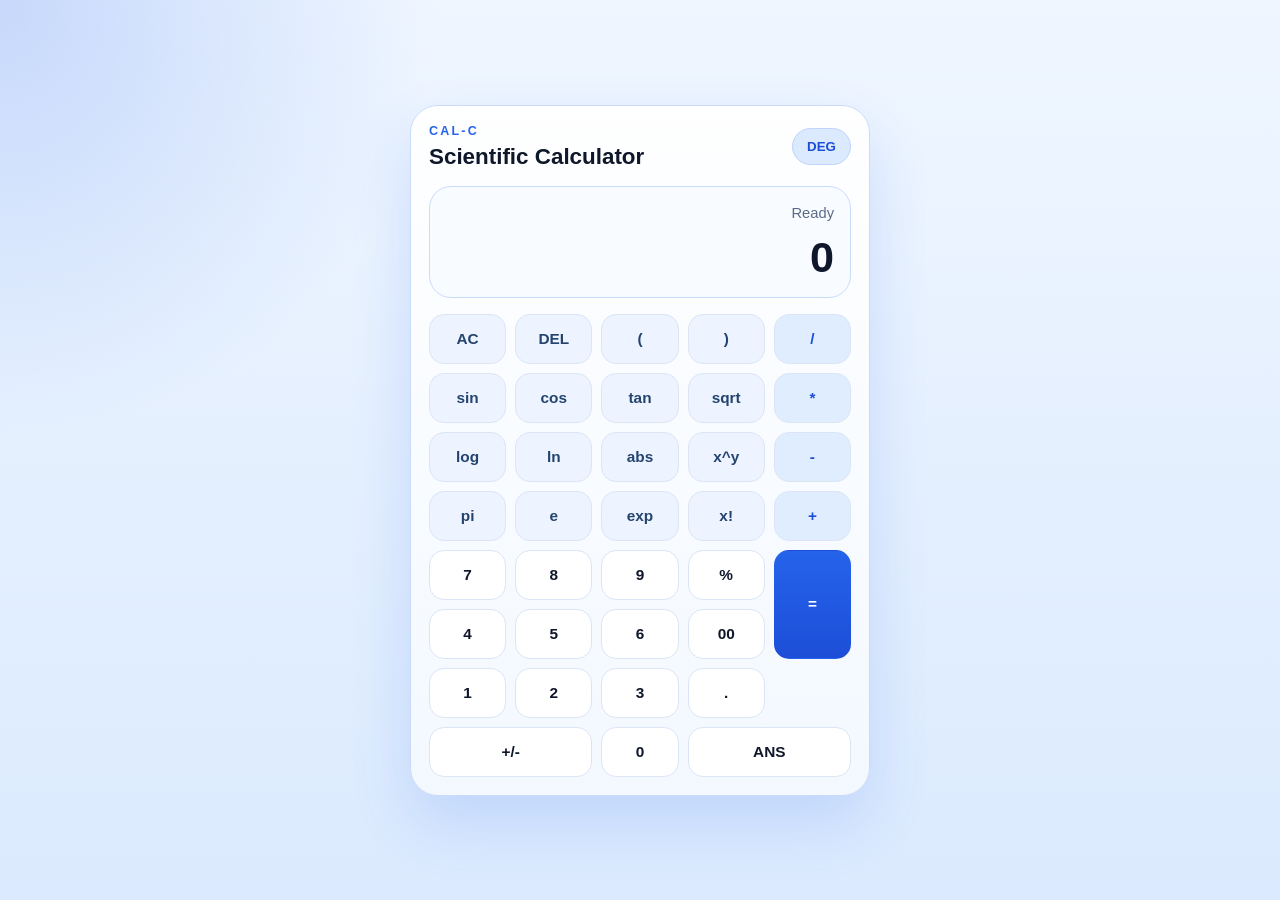
<file: cal-c/index.html>
<!DOCTYPE html>
<html lang="en">
<head>
  <meta charset="UTF-8">
  <meta name="viewport" content="width=device-width, initial-scale=1.0">
  <title>Cal-C | Scientific Calculator</title>
  <link rel="stylesheet" href="styles.css">
</head>
<body>
  <main class="app-shell">
    <section class="calculator" aria-label="Scientific calculator">
      <div class="topbar">
        <div>
          <p class="eyebrow">Cal-C</p>
          <h1>Scientific Calculator</h1>
        </div>
        <button class="mode-toggle" id="angleToggle" type="button" aria-pressed="false">DEG</button>
      </div>

      <div class="screen">
        <p class="history" id="history">Ready</p>
        <div class="display" id="display" aria-live="polite">0</div>
      </div>

      <div class="keypad">
        <button class="key key-muted" type="button" data-action="clear">AC</button>
        <button class="key key-muted" type="button" data-action="backspace">DEL</button>
        <button class="key key-muted" type="button" data-value="(">(</button>
        <button class="key key-muted" type="button" data-value=")">)</button>
        <button class="key key-accent" type="button" data-value="/">/</button>

        <button class="key key-fn" type="button" data-value="sin(">sin</button>
        <button class="key key-fn" type="button" data-value="cos(">cos</button>
        <button class="key key-fn" type="button" data-value="tan(">tan</button>
        <button class="key key-fn" type="button" data-value="sqrt(">sqrt</button>
        <button class="key key-accent" type="button" data-value="*">*</button>

        <button class="key key-fn" type="button" data-value="log(">log</button>
        <button class="key key-fn" type="button" data-value="ln(">ln</button>
        <button class="key key-fn" type="button" data-value="abs(">abs</button>
        <button class="key key-fn" type="button" data-value="^">x^y</button>
        <button class="key key-accent" type="button" data-value="-">-</button>

        <button class="key key-fn" type="button" data-value="pi">pi</button>
        <button class="key key-fn" type="button" data-value="e">e</button>
        <button class="key key-fn" type="button" data-value="exp(">exp</button>
        <button class="key key-fn" type="button" data-action="factorial">x!</button>
        <button class="key key-accent" type="button" data-value="+">+</button>

        <button class="key" type="button" data-value="7">7</button>
        <button class="key" type="button" data-value="8">8</button>
        <button class="key" type="button" data-value="9">9</button>
        <button class="key" type="button" data-value="%">%</button>
        <button class="key key-action key-tall" type="button" data-action="equals">=</button>

        <button class="key" type="button" data-value="4">4</button>
        <button class="key" type="button" data-value="5">5</button>
        <button class="key" type="button" data-value="6">6</button>
        <button class="key" type="button" data-value="00">00</button>

        <button class="key" type="button" data-value="1">1</button>
        <button class="key" type="button" data-value="2">2</button>
        <button class="key" type="button" data-value="3">3</button>
        <button class="key" type="button" data-value=".">.</button>

        <button class="key key-wide" type="button" data-action="negate">+/-</button>
        <button class="key" type="button" data-value="0">0</button>
        <button class="key key-wide" type="button" data-action="ans">ANS</button>
      </div>
    </section>
  </main>

  <script src="script.js"></script>
</body>
</html>
</file>
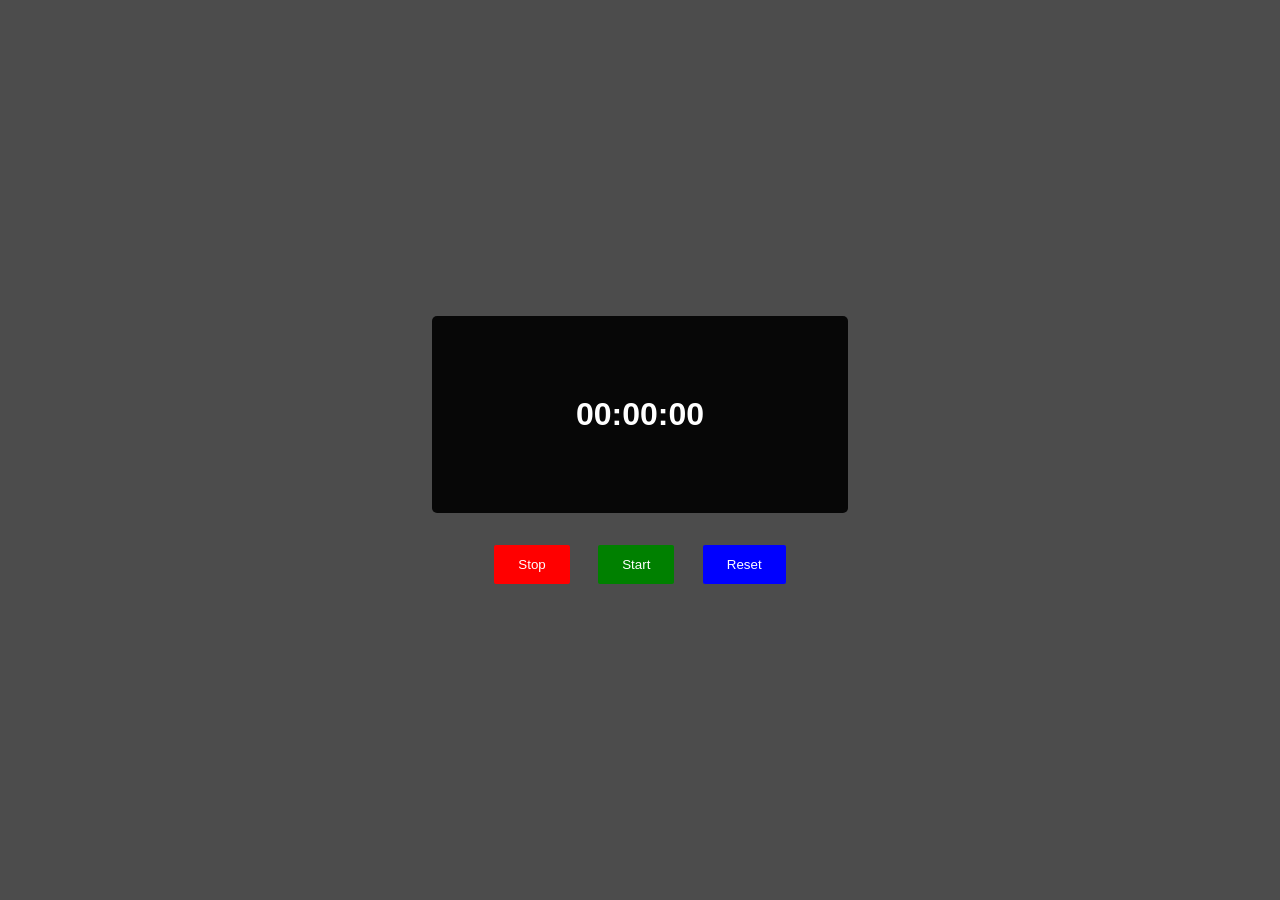
<file: countdown-stopwatch/index.html>
<!DOCTYPE html>
<html lang="en">
<head>
    <meta charset="UTF-8">
    <meta name="viewport" content="width=device-width, initial-scale=1.0">
    <title>Stop Watch || java script </title>
    <link rel="stylesheet" href="styles.css">
</head>
<body>
    <div class="stop-watch"><div class="timer-display">00:00:00</div></div>

    <div class="buttons">
        <button class="btn"  id="stopBtn"style="background-color:red;"  >Stop</button>
        <button class="btn" id="startBtn" style="background-color:green;"  >Start</button>
        <button class="btn"  id="resetBtn"style="--clr:blue;"  >Reset</button>
    </div>

    <script src="script.js"></script>
</body>
</html>
</file>
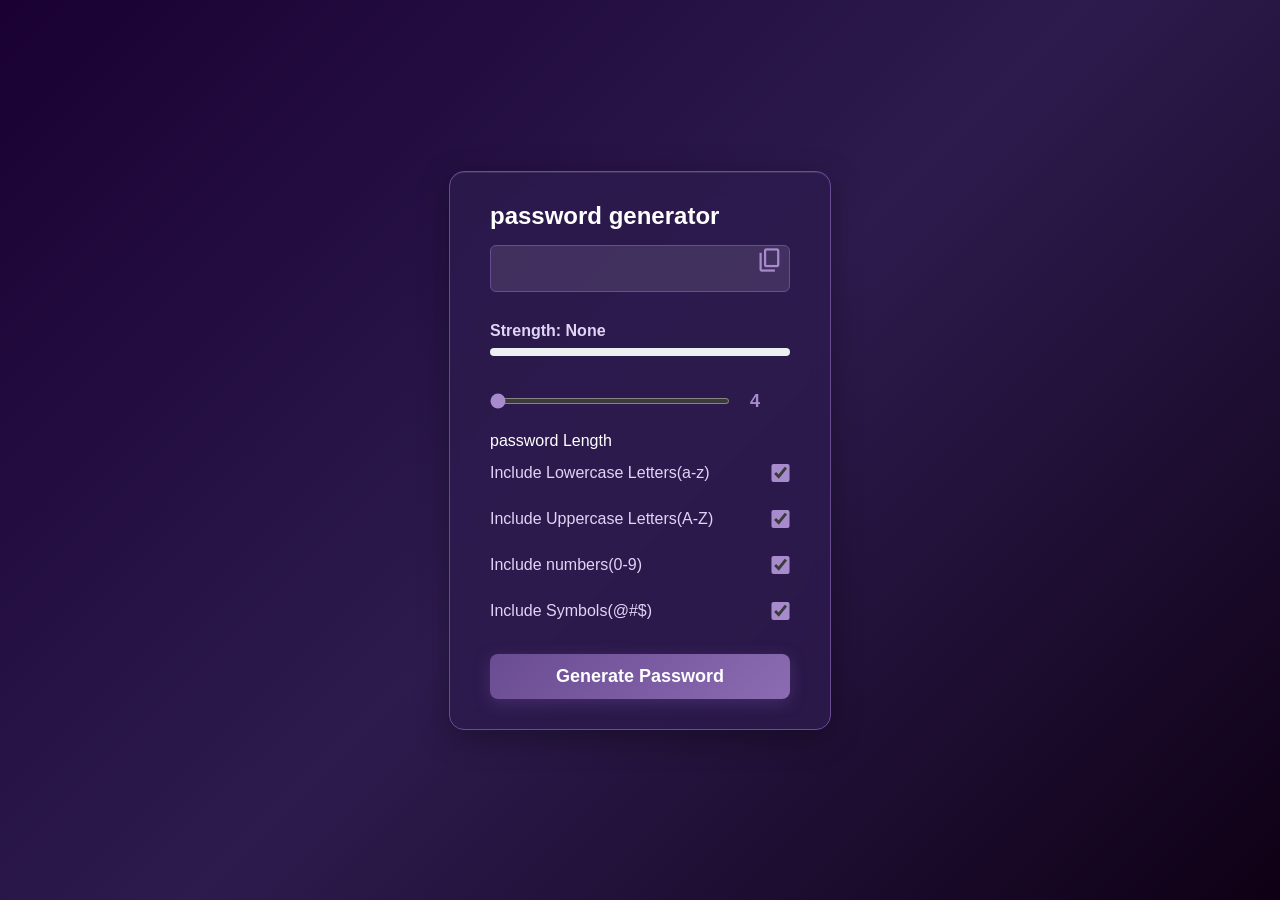
<file: password-generator/index.html>
<!DOCTYPE html>
<html lang="en">
<head>
    <meta charset="UTF-8">
    <meta name="viewport" content="width=device-width, initial-scale=1.0">
    <title>Password Generator | Java script</title>
    
    <link rel="stylesheet" href="styles.css">
    <link rel="stylesheet" href="https://fonts.googleapis.com/css2?family=Material+Symbols+Outlined:opsz,wght,FILL,GRAD@20..48,100..700,0..1,-50..200&icon_names=content_copy" />
 
</head>
<body>
    <div class="container">
        <h2>password generator</h2>

        <div class="inputBox">
            <input type="text" class="passBox" id="passBox" disabled>
        <span class="material-symbols-outlined" id="copyIcon">
content_copy
</span></div>
        
        <div class="strengthIndicator">
            <span id="strengthLabel">Strength: None</span>
            <div class="strengthBar" id="strengthBar"></div>
        </div>
        
        <div class="slider-container"><input type="range" id="lengthSlider" min="4" max="30" value="4">
           
        <span id="lengthValue">4</span></div>
         <p>password Length</p>

<div class="row">
    <label for="Lowercase">Include Lowercase Letters(a-z)</label>
        <input type="checkbox" name="Lowercase" id="Lowercase" checked>
</div>


<div class="row">
    <label for="Uppercase">Include Uppercase Letters(A-Z)</label>
        <input type="checkbox" name="Uppercase" id="Uppercase" checked>
</div>

<div class="row">
    <label for="Numbers">Include numbers(0-9)</label>
        <input type="checkbox" name="Numbers" id="Numbers" checked>
</div>

<div class="row">
    <label for="Symbols">Include Symbols(@#$)</label>
        <input type="checkbox" name="Symbols" id="Symbols" checked>
</div>

<button type="button" class="btn" id="btn">Generate Password</button>




    </div>

    <script src="script.js"></script>
</body>
</html>
</file>
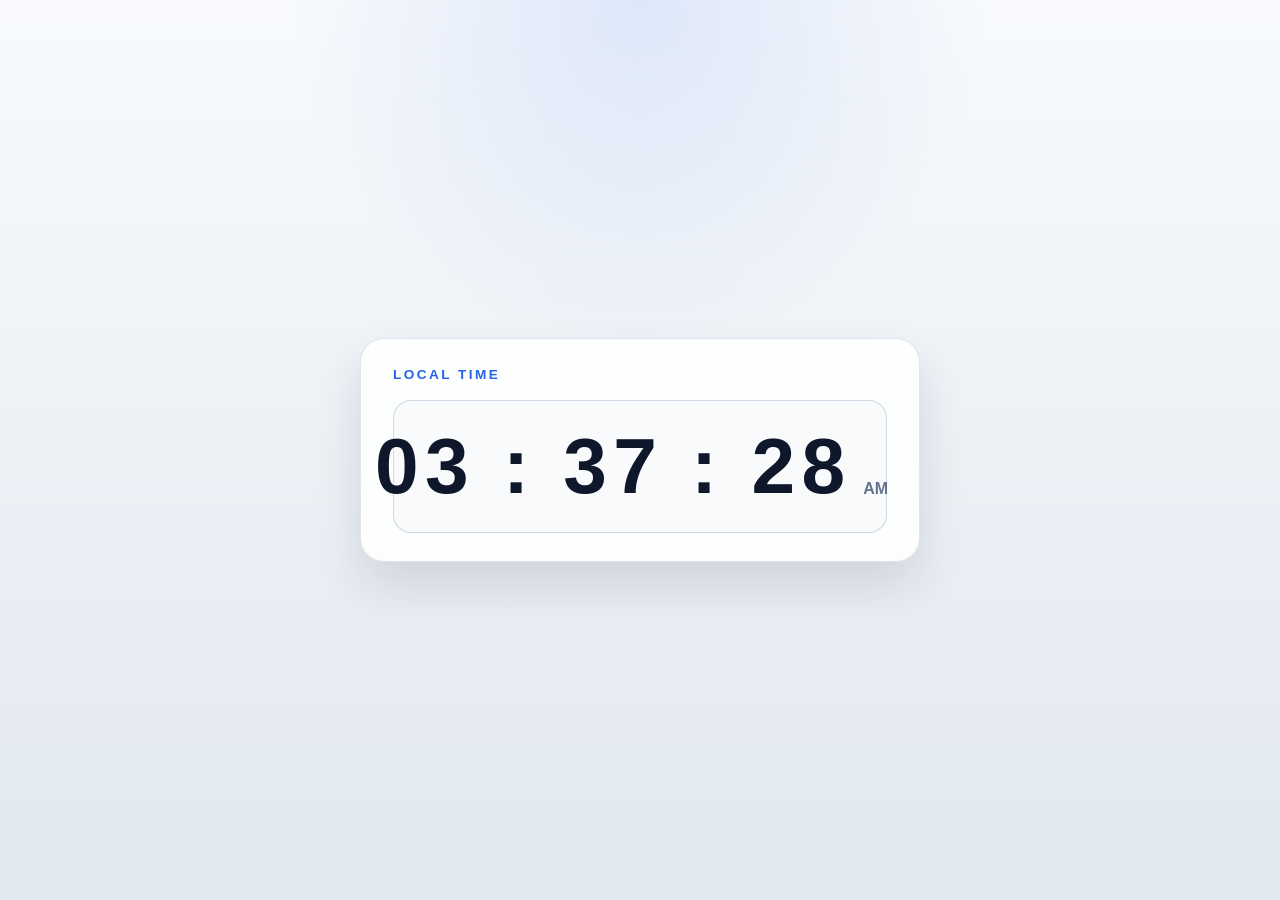
<file: digital-clock/digitalclock.html>
<!DOCTYPE html>
<html lang="en">
<head>
    <meta charset="UTF-8">
    <meta name="viewport" content="width=device-width, initial-scale=1.0">
    <link rel="stylesheet" href="digitalclock.css">
    <title>Digital Clock</title>
</head>
<body>
    <main class="clock-page">
        <section class="clock-card">
            <p class="clock-label">Local Time</p>
            <div class="clock">
                <h1 id="time">12:00:00</h1>
                <span id="timeformat">AM</span>
            </div>
        </section>
    </main>

    <script src="digitalclock.js"></script>
</body>
</html>
</file>
<file: cal-c/styles.css>
:root {
  --bg-top: #eff6ff;
  --bg-bottom: #dbeafe;
  --panel: #f8fbff;
  --panel-border: #cbdcfb;
  --text: #0f172a;
  --muted: #5b6b86;
  --key: #ffffff;
  --key-border: #dbe5f5;
  --key-hover: #eff6ff;
  --accent: #2563eb;
  --accent-strong: #1d4ed8;
  --accent-soft: #dbeafe;
  --shadow: 0 28px 60px rgba(37, 99, 235, 0.16);
}

* {
  box-sizing: border-box;
  margin: 0;
  padding: 0;
}

body {
  min-height: 100vh;
  font-family: "Segoe UI", Tahoma, Geneva, Verdana, sans-serif;
  color: var(--text);
  background:
    radial-gradient(circle at top left, rgba(37, 99, 235, 0.2), transparent 28%),
    linear-gradient(180deg, var(--bg-top), var(--bg-bottom));
}

.app-shell {
  min-height: 100vh;
  display: grid;
  place-items: center;
  padding: 16px;
}

.calculator {
  width: min(100%, 460px);
  background: linear-gradient(180deg, rgba(255, 255, 255, 0.96), rgba(244, 249, 255, 0.96));
  border: 1px solid var(--panel-border);
  border-radius: 28px;
  box-shadow: var(--shadow);
  padding: 18px;
}

.topbar {
  display: flex;
  justify-content: space-between;
  align-items: center;
  gap: 16px;
}

.eyebrow {
  color: var(--accent);
  text-transform: uppercase;
  letter-spacing: 0.18em;
  font-size: 0.78rem;
  font-weight: 700;
}

.topbar h1 {
  margin-top: 6px;
  font-size: 1.4rem;
}

.mode-toggle {
  border: 1px solid #bfd3fb;
  background: var(--accent-soft);
  color: var(--accent-strong);
  border-radius: 999px;
  padding: 10px 14px;
  font-weight: 700;
  cursor: pointer;
}

.screen {
  margin-top: 16px;
  background: var(--panel);
  border: 1px solid var(--panel-border);
  border-radius: 22px;
  padding: 14px 16px;
  min-height: 112px;
  display: flex;
  flex-direction: column;
  justify-content: flex-end;
}

.history {
  color: var(--muted);
  min-height: 22px;
  text-align: right;
  font-size: 0.92rem;
  word-break: break-word;
}

.display {
  margin-top: 6px;
  text-align: right;
  font-size: clamp(1.75rem, 6vw, 2.7rem);
  font-weight: 700;
  line-height: 1.15;
  word-break: break-all;
}

.keypad {
  margin-top: 16px;
  display: grid;
  grid-template-columns: repeat(5, 1fr);
  gap: 9px;
}

.key {
  min-height: 50px;
  border: 1px solid var(--key-border);
  background: var(--key);
  color: var(--text);
  border-radius: 15px;
  font-size: 0.96rem;
  font-weight: 600;
  cursor: pointer;
  transition: transform 0.15s ease, background-color 0.15s ease, border-color 0.15s ease;
}

.key:hover {
  background: var(--key-hover);
  border-color: #bfd3fb;
}

.key:active {
  transform: translateY(1px);
}

.key-fn,
.key-muted {
  background: #eef4ff;
  color: #24446f;
}

.key-accent {
  background: #e0edff;
  color: var(--accent-strong);
}

.key-action {
  background: linear-gradient(180deg, var(--accent), var(--accent-strong));
  color: #fff;
  border-color: transparent;
}

.key-wide {
  grid-column: span 2;
}

.key-tall {
  grid-row: span 2;
}

@media (max-width: 520px) {
  .calculator {
    padding: 14px;
    border-radius: 22px;
  }

  .keypad {
    gap: 8px;
  }

  .key {
    min-height: 46px;
    border-radius: 14px;
    font-size: 0.9rem;
  }

  .topbar h1 {
    font-size: 1.18rem;
  }

  .mode-toggle {
    padding: 8px 12px;
  }

  .screen {
    min-height: 100px;
  }

  .display {
    font-size: clamp(1.5rem, 5vw, 2.2rem);
  }
}

@media (max-height: 760px) {
  .app-shell {
    padding: 10px;
  }

  .calculator {
    padding: 14px;
  }

  .screen {
    min-height: 92px;
    padding: 12px 14px;
  }

  .keypad {
    gap: 7px;
  }

  .key {
    min-height: 42px;
    border-radius: 12px;
    font-size: 0.88rem;
  }
}
</file>
<file: countdown-stopwatch/styles.css>
*{
    margin: 0;
    padding: 0;
    box-sizing: border-box;
    font-family: Verdana, Geneva, Tahoma, sans-serif;
}

body{
    background-color: rgba(0,0,0,0.7);
    color:white;
    display:flex;
    justify-content: center;
    align-items: center;
   min-height:100vh;
   flex-direction: column;
   gap:2rem;
}
.stop-watch{
    background-color: rgba(0,0,0,0.9);
    padding:5rem 9rem;
    border-radius: 5px;
    
}

.timer-display{
font-size:2rem;
font-weight:600;

}

button{
    font-size: 2opx;
    background:none;
    border:none;
    color:#fff;
    background-color: var(--clr);
    padding:12px 24px;
    border-radius: 2px;
margin-inline:12px;
cursor:pointer;
}
</file>
<file: password-generator/styles.css>
* {
  margin: 0;
  padding: 0;
  box-sizing: border-box;
  font-family: sans-serif;
}


body {
  max-width: 100vw;
  height: 100vh;
  display: flex;
  justify-content: center;
  align-items: center;
  background: linear-gradient(135deg, #1a0033 0%, #2d1b4e 50%, #0f0015 100%);
  color: #ffffff;
}
.container {
  border: 1px solid #6a4c93;
  border-radius: 15px;
  padding: 30px 40px;
  display: flex;
  flex-direction: column;
  background: rgba(45, 27, 78, 0.8);
  backdrop-filter: blur(10px);
  box-shadow: 0 8px 32px rgba(0, 0, 0, 0.3), inset 0 1px 0 rgba(255, 255, 255, 0.1);
  
}
container h1 {
  font-size: 1.4rem;
  margin-block: 8px;
}

.inputBox{
  position: relative;
}

.inputBox span{
  position:absolute;
  top:16px;
  right:6px;
  color:#a78bcd;
  font-size:28px;
  cursor: pointer;
  z-index: 2;
  transition: all 0.3s ease;
}

.inputBox span:hover {
  transform: scale(1.1);
  color: #d4a5ff;
}

.passBox {
  background-color: rgba(255, 255, 255, 0.1);
  border: 1px solid #6a4c93;
  outline: none;
  padding: 12px;
  width: 300px;
  border-radius: 6px;
  font-size: 18px;
  margin-block: 15px;
  text-overflow: ellipsis;
  transition: all 0.2s ease;
  color: #ffffff;
}

.passBox:focus {
  background-color: rgba(255, 255, 255, 0.15);
  border-color: #a78bcd;
  box-shadow: 0 0 12px rgba(106, 76, 147, 0.3);
}

.row {
  display: flex;
  margin-block: 14px;
  align-items: center;
}
.row p, .row label{
  flex-basis: 100%;
  font-size: 16px;
  color: #e0d4f7;
}

.row input[type="checkbox"]{
  width: 20px;
  height: 18px;
  cursor: pointer;
  accent-color: #a78bcd;
}
.slider-container{
  display: flex;
  align-items: center;
  justify-content: space-between;
  margin: 20px 0;
  gap: 10px;
}
#lengthSlider{
  width: 80%;
  height: 6px;
  cursor: pointer;
  accent-color: #a78bcd;
}

#lengthValue{
  font-weight: bold;
  font-size: 18px;
  min-width: 40px;
  color: #a78bcd;
}

.strengthIndicator {
  margin: 15px 0;
  display: flex;
  flex-direction: column;
  gap: 8px;
}

#strengthLabel {
  font-size: 16px;
  font-weight: 600;
  color: #e0d4f7;
}

.strengthBar {
  width: 100%;
  height: 8px;
  border-radius: 4px;
  background-color: #ecf0f1;
  transition: all 0.3s ease;
}

.strengthBar.weak {
  background-color: #e74c3c;
  box-shadow: 0 0 10px rgba(231, 76, 60, 0.3);
}

.strengthBar.medium {
  background-color: #f39c12;
  box-shadow: 0 0 10px rgba(243, 156, 18, 0.3);
}

.strengthBar.strong {
  background-color: #27ae60;
  box-shadow: 0 0 10px rgba(39, 174, 96, 0.3);
}

.btn{
  border: none;
  outline: none;
  font-size: 18px;
  font-weight: bold;
  cursor: pointer;
  border-radius: 8px;
  margin-top: 20px;
  padding: 12px 24px;
  background: linear-gradient(135deg, #6a4c93 0%, #8b6bb1 100%);
  color: white;
  transition: all 0.3s ease;
  box-shadow: 0 4px 15px rgba(106, 76, 147, 0.4);
}

.btn:hover {
  background: linear-gradient(135deg, #8b6bb1 0%, #a78bcd 100%);
  transform: translateY(-2px);
  box-shadow: 0 6px 20px rgba(106, 76, 147, 0.6);
}

.btn:active {
  transform: translateY(0);
  box-shadow: 0 2px 8px rgba(106, 76, 147, 0.4);
}
}
</file>
<file: digital-clock/digitalclock.css>
:root {
    --bg-top: #f8fafc;
    --bg-bottom: #e2e8f0;
    --card-bg: rgba(255, 255, 255, 0.88);
    --card-border: rgba(148, 163, 184, 0.28);
    --text-main: #0f172a;
    --text-muted: #64748b;
    --accent: #2563eb;
    --shadow: 0 24px 48px rgba(15, 23, 42, 0.12);
}

* {
    margin: 0;
    padding: 0;
    box-sizing: border-box;
    font-family: "Segoe UI", Tahoma, Geneva, Verdana, sans-serif;
}

body {
    min-height: 100vh;
    background:
        radial-gradient(circle at top, rgba(37, 99, 235, 0.12), transparent 32%),
        linear-gradient(180deg, var(--bg-top), var(--bg-bottom));
    color: var(--text-main);
}

.clock-page {
    min-height: 100vh;
    display: flex;
    justify-content: center;
    align-items: center;
    padding: 24px;
}

.clock-card {
    width: min(100%, 560px);
    padding: 28px 32px;
    border-radius: 24px;
    background: var(--card-bg);
    border: 1px solid var(--card-border);
    box-shadow: var(--shadow);
    backdrop-filter: blur(10px);
}

.clock-label {
    font-size: 0.85rem;
    font-weight: 700;
    letter-spacing: 0.18em;
    text-transform: uppercase;
    color: var(--accent);
    margin-bottom: 18px;
}

.clock {
    display: flex;
    align-items: flex-end;
    justify-content: center;
    gap: 12px;
    flex-wrap: nowrap;
    border-radius: 18px;
    background: rgba(248, 250, 252, 0.92);
    border: 1px solid rgba(203, 213, 225, 0.9);
    padding: 26px 20px;
}

.clock h1 {
    font-size: clamp(2.8rem, 10vw, 4.9rem);
    font-weight: 700;
    line-height: 1;
    letter-spacing: 0.08em;
    color: var(--text-main);
    font-variant-numeric: tabular-nums;
    white-space: nowrap;
}

#timeformat {
    font-size: 1rem;
    font-weight: 700;
    color: var(--text-muted);
    min-width: 2.6rem;
    line-height: 1.2;
    margin-bottom: 0.45rem;
}

@media (max-width: 640px) {
    .clock-card {
        padding: 22px 18px;
        border-radius: 20px;
    }

    .clock {
        flex-direction: column;
        align-items: center;
        gap: 10px;
        padding: 22px 16px;
    }

    .clock h1 {
        letter-spacing: 0.04em;
        text-align: center;
    }
}
</file>
